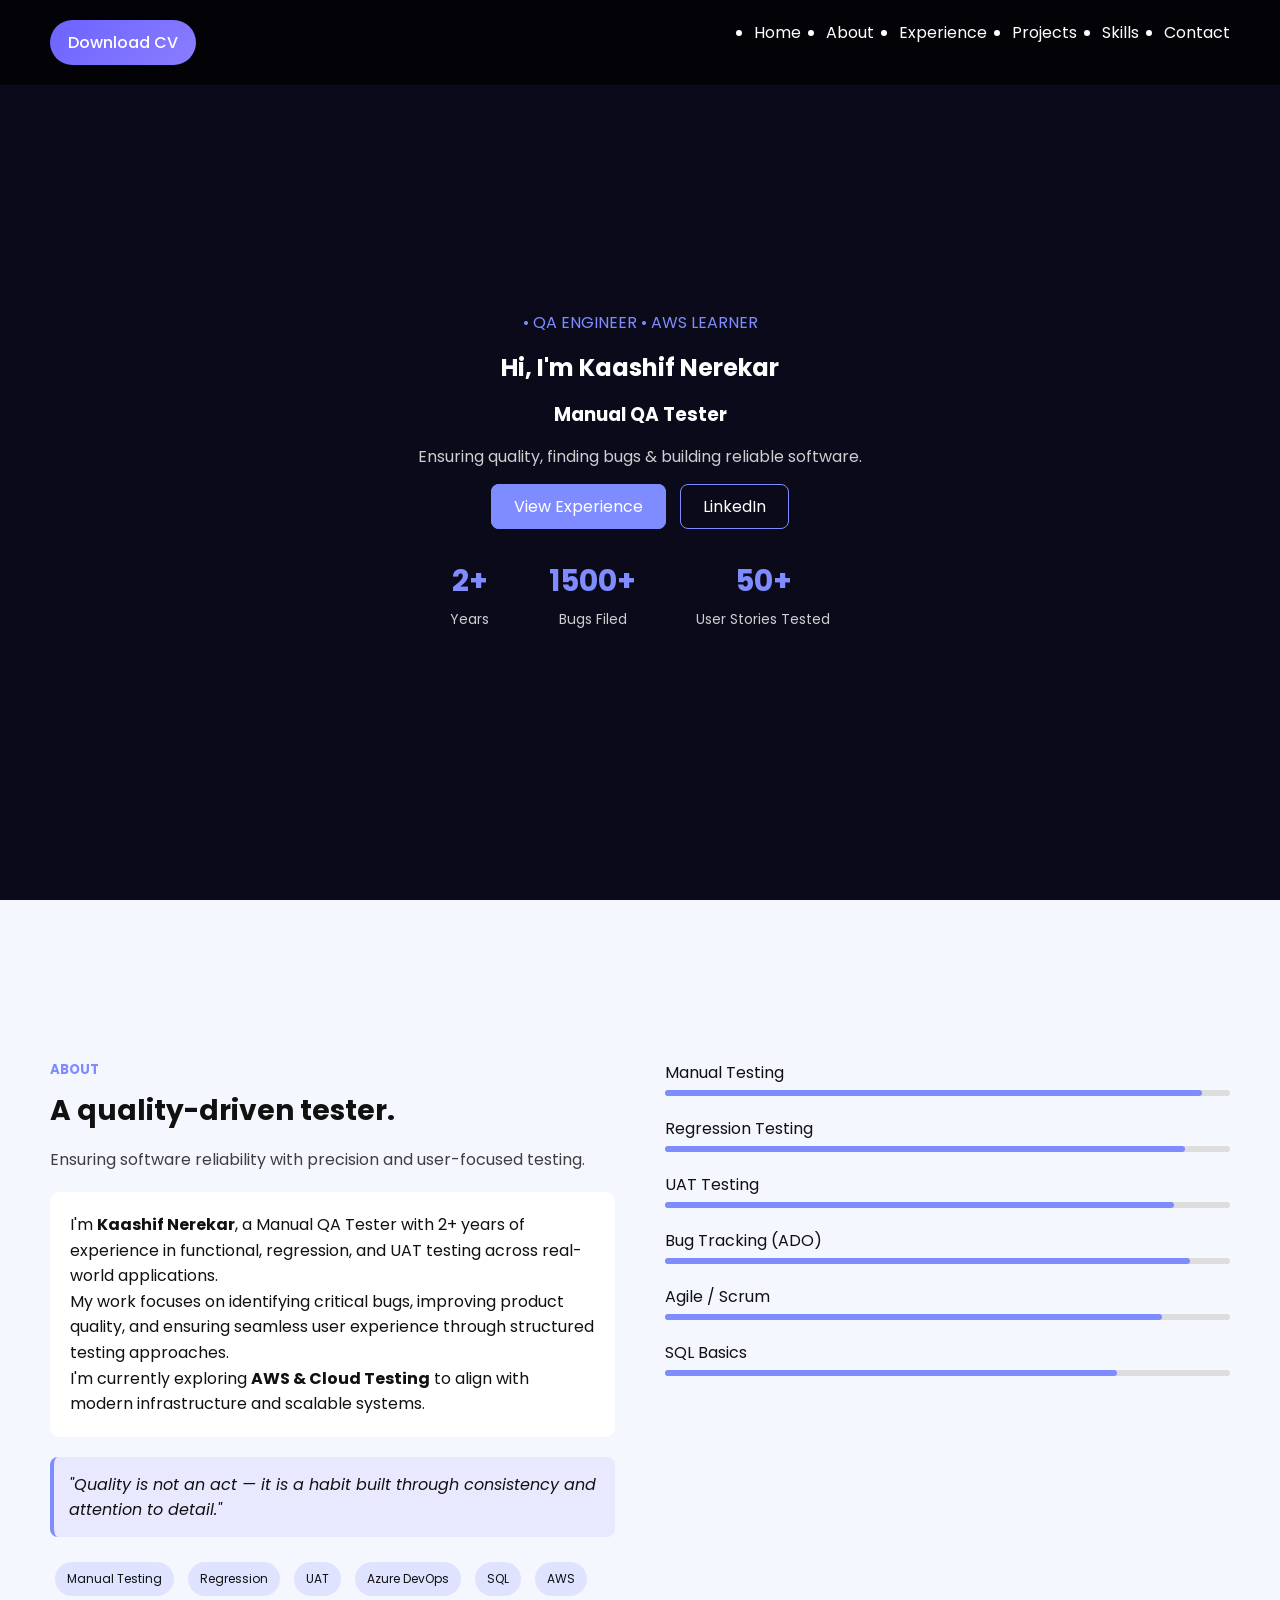
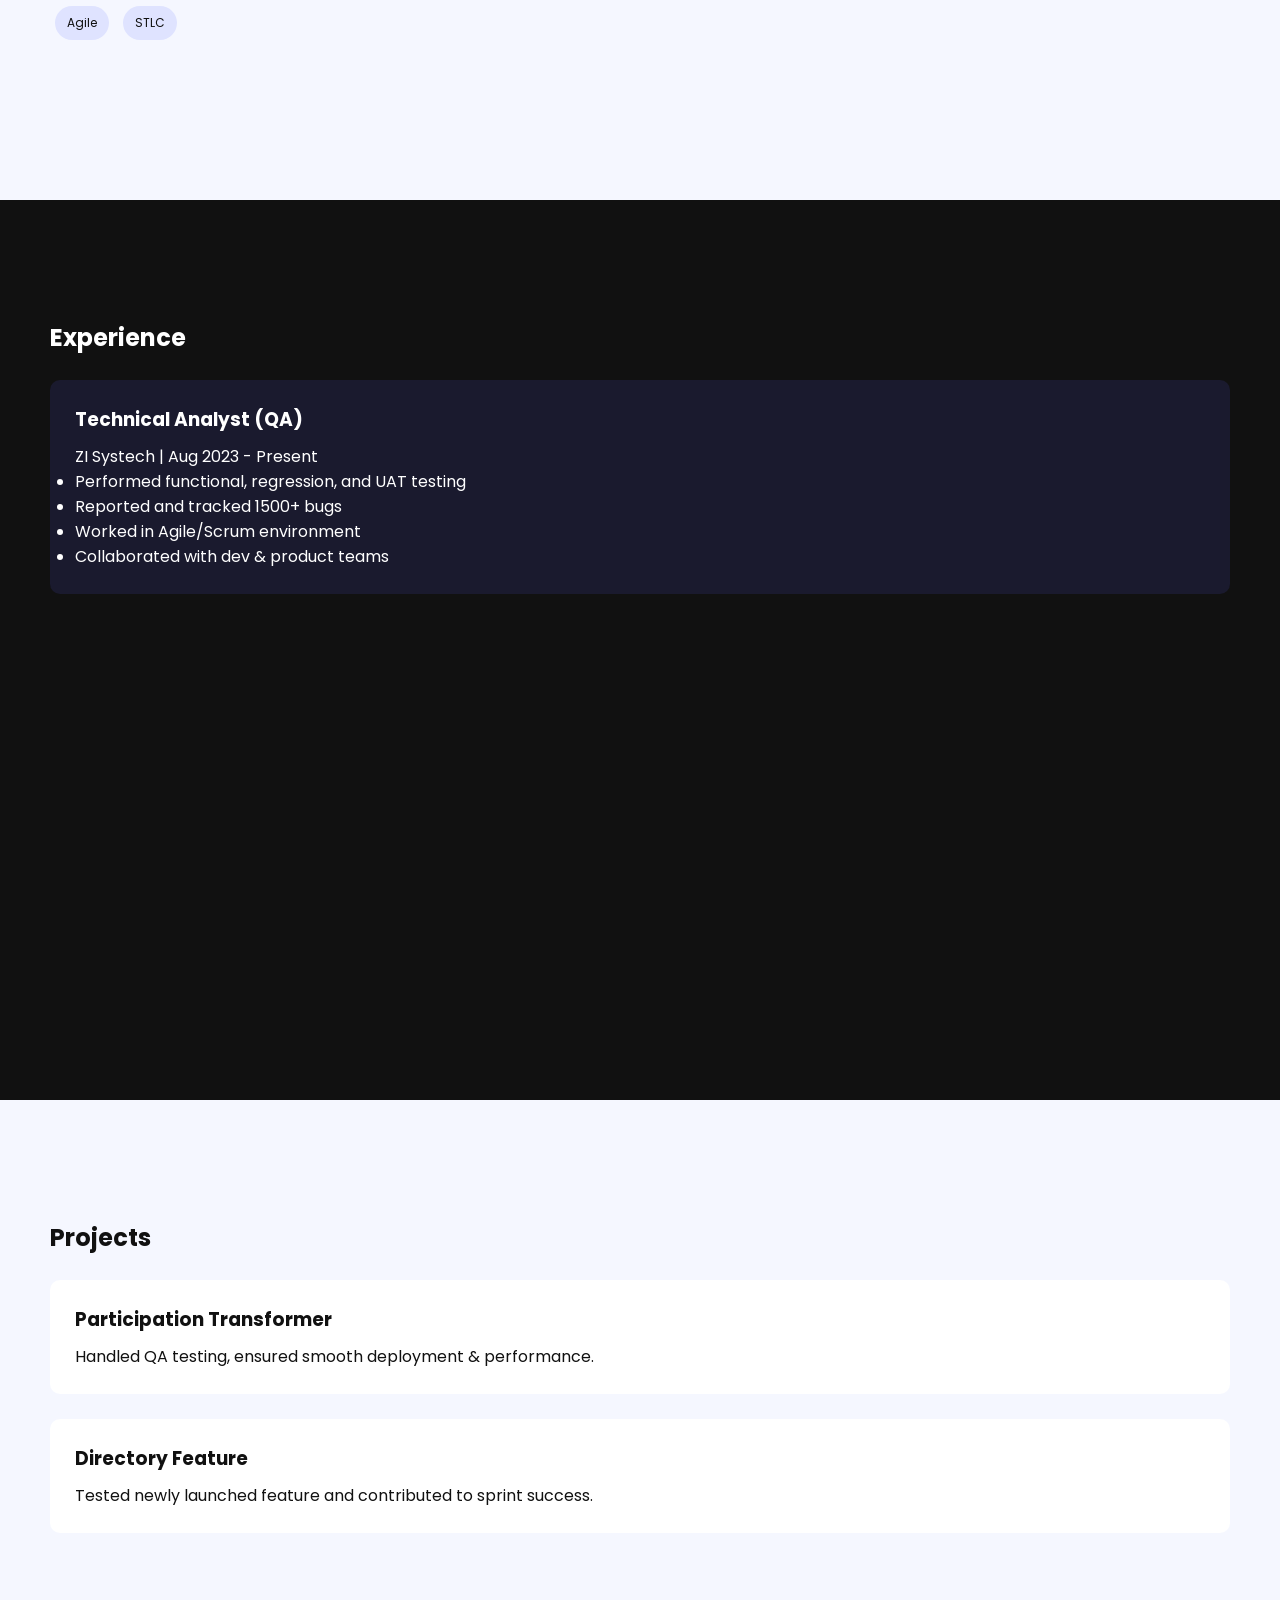
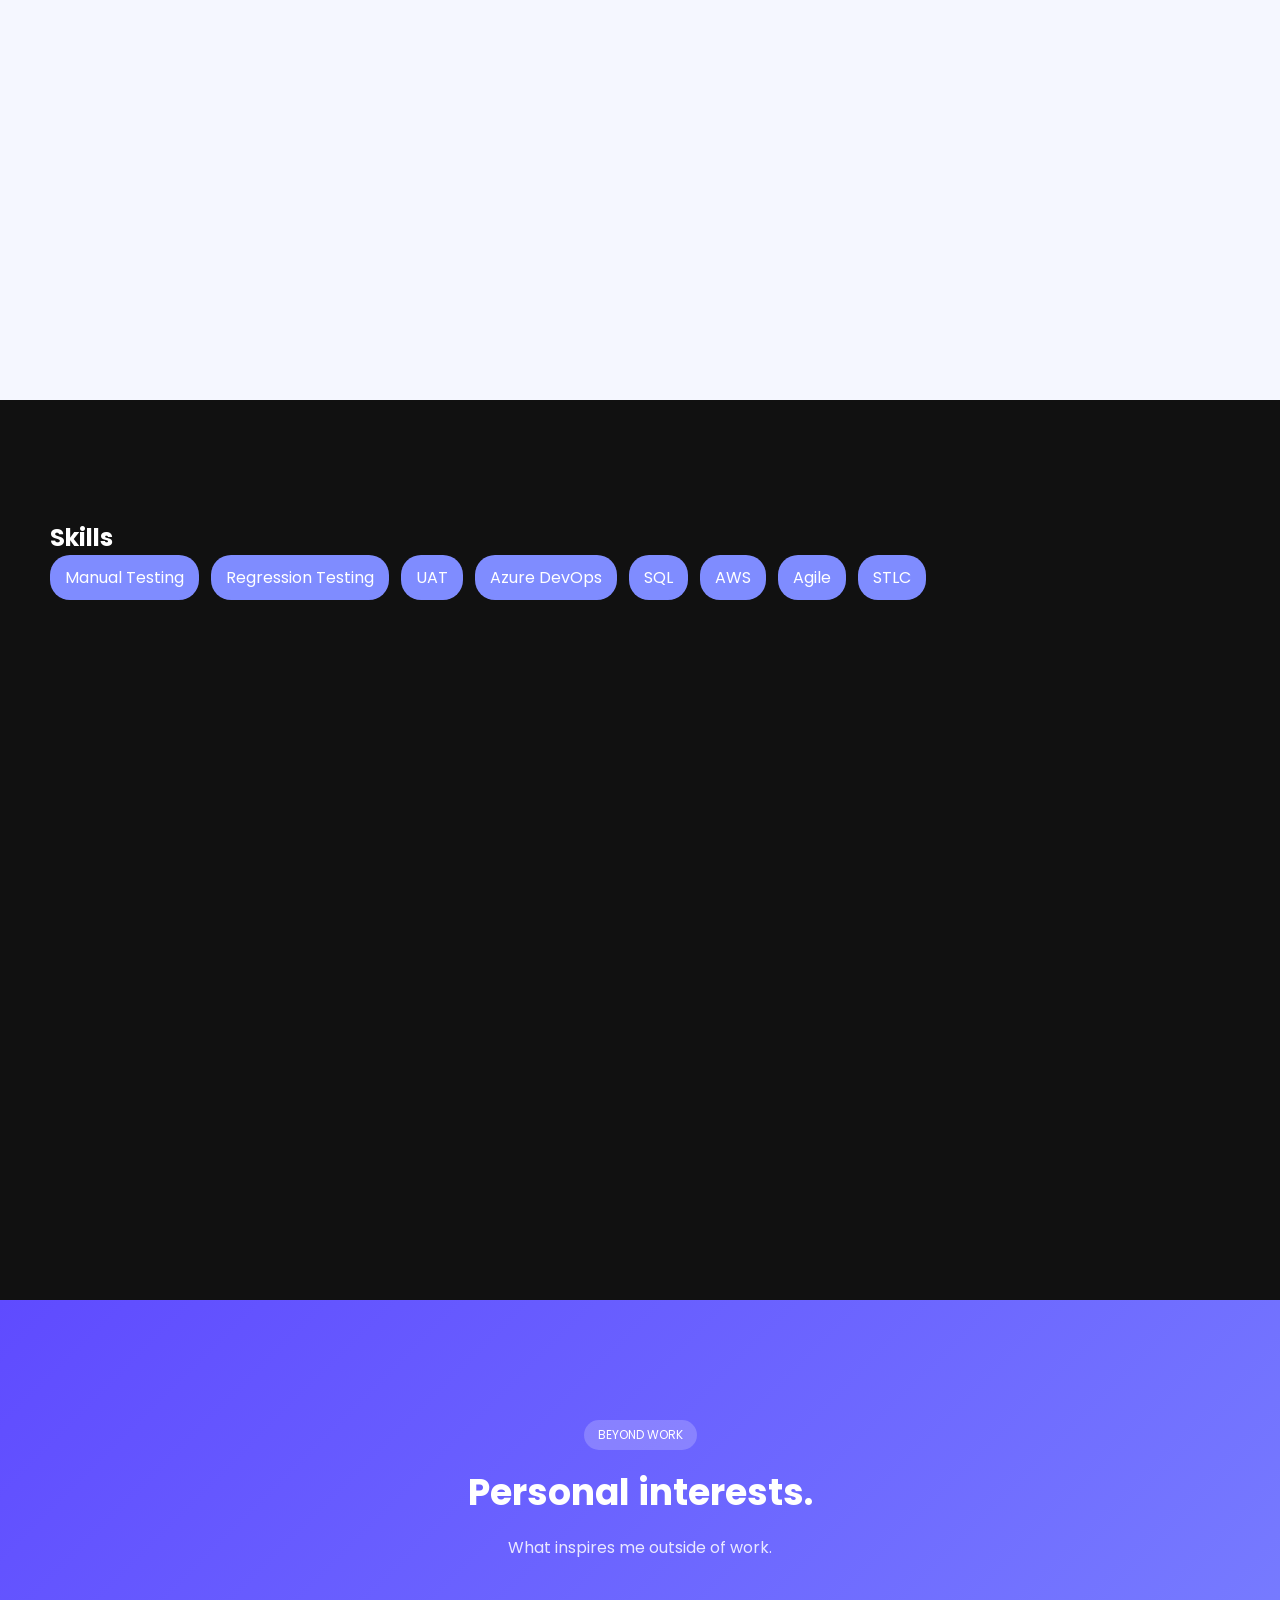
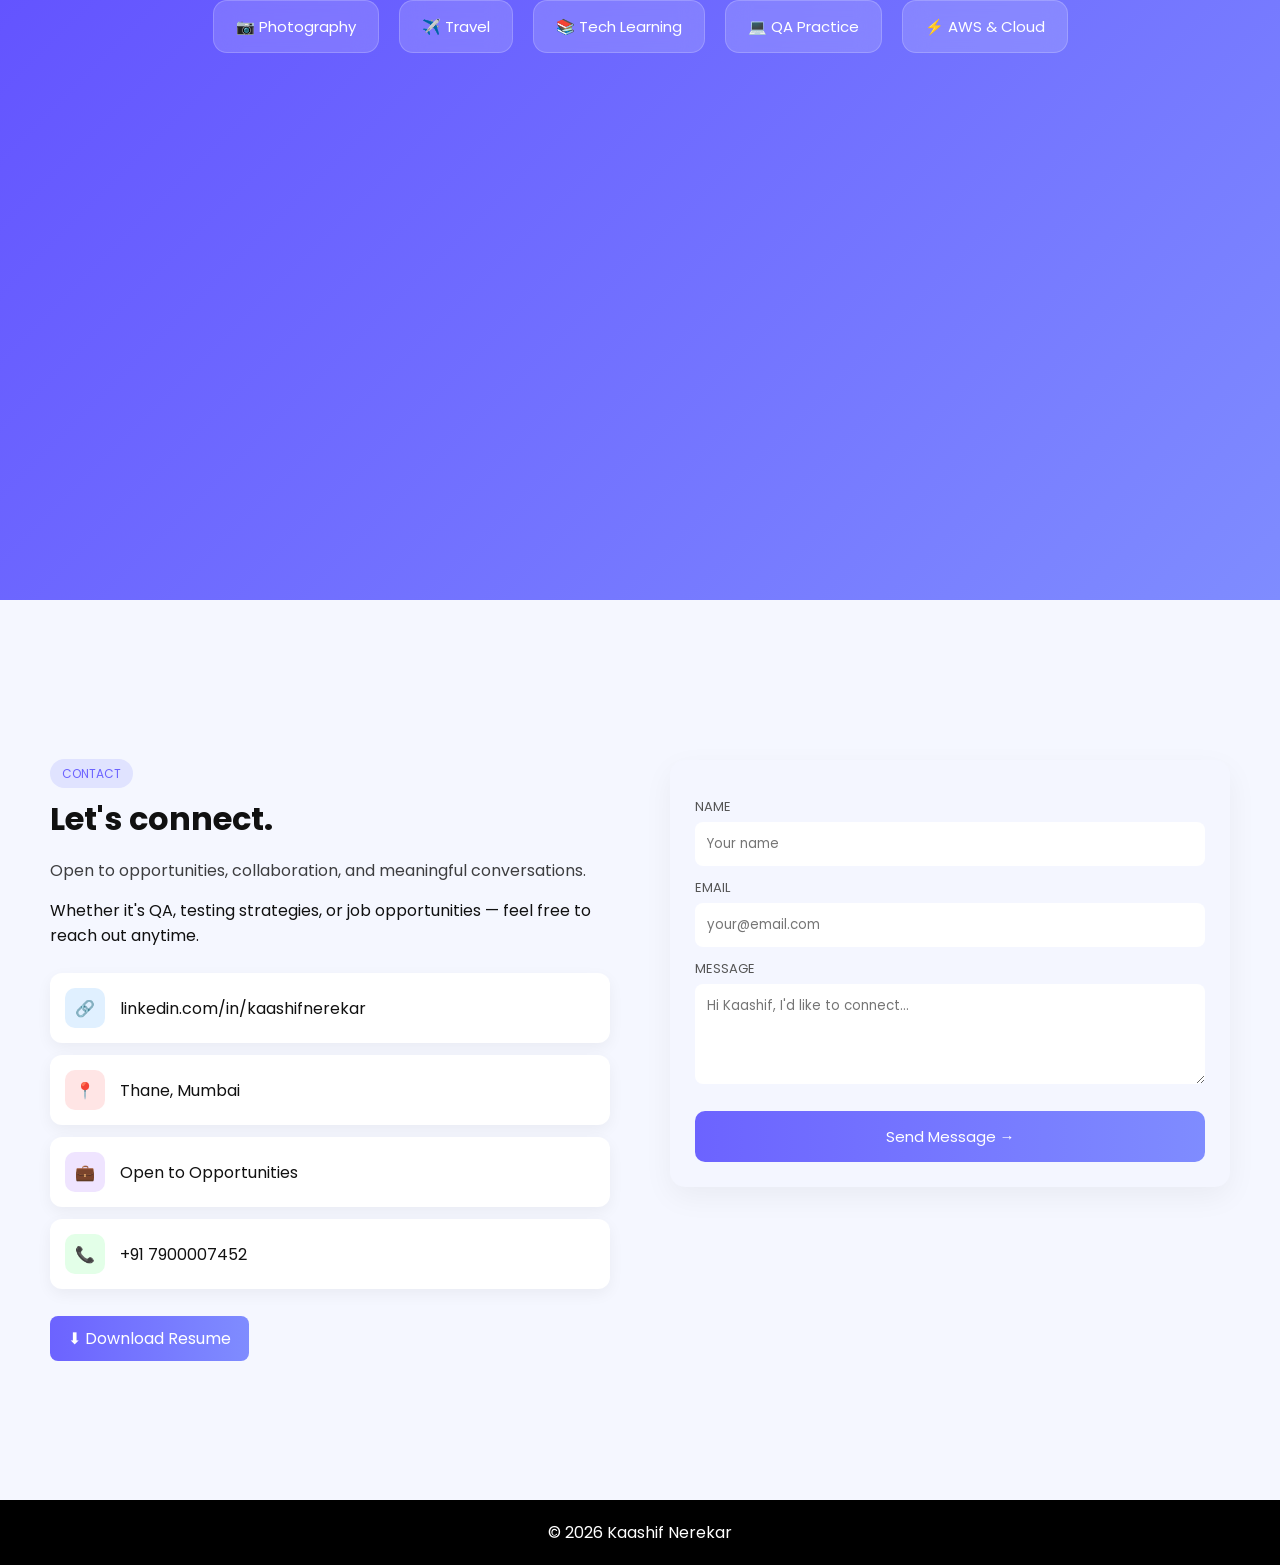
<file: index.html>
<!DOCTYPE html>
<html lang="en">
<head>
  <meta charset="UTF-8">
  <title>Kaashif Nerekar | Portfolio</title>
  <link rel="stylesheet" href="style.css">
  <link href="https://fonts.googleapis.com/css2?family=Poppins:wght@300;400;600&display=swap" rel="stylesheet">
</head>

<body>

<!-- NAVBAR -->
<nav>
  <a href="Kaashif-Nerekar-Resume.pdf" download class="download-btn">
  Download CV
</a>
  <ul>
    <li><a href="#home">Home</a></li>
    <li><a href="#about">About</a></li>
    <li><a href="#experience">Experience</a></li>
    <li><a href="#projects">Projects</a></li>
    <li><a href="#skills">Skills</a></li>
    <li><a href="#contact">Contact</a></li>
  </ul>
</nav>

<!-- HOME (DARK) -->
<section id="home" class="section home">
  <div class="hero-content">
    <p class="tag">• QA ENGINEER • AWS LEARNER</p>

    <h1>Hi, I'm <span>Kaashif Nerekar</span></h1>
    <h3>Manual QA Tester</h3>

    <p class="subtitle">
      Ensuring quality, finding bugs & building reliable software.
    </p>

    <div class="buttons">
      <a href="#experience" class="btn primary">View Experience</a>
      <a href="#" class="btn">LinkedIn</a>
    </div>

    <!-- UPDATED STATS -->
    <div class="stats">
      <div>
        <h2>2+</h2>
        <p>Years</p>
      </div>

      <div>
        <h2>1500+</h2>
        <p>Bugs Filed</p>
      </div>

      <div>
        <h2>50+</h2>
        <p>User Stories Tested</p>
      </div>
    </div>
  </div>
</section>

<!-- ABOUT (LIGHT) -->
<section id="about" class="section light about-section">

  <div class="about-container">

    <!-- LEFT -->
    <div class="about-left">
      <h5>ABOUT</h5>
      <h2>A quality-driven tester.</h2>
      <p class="subtitle">
        Ensuring software reliability with precision and user-focused testing.
      </p>

      <div class="about-box">
        <p>
          I'm <b>Kaashif Nerekar</b>, a Manual QA Tester with 2+ years of experience 
          in functional, regression, and UAT testing across real-world applications.
        </p>

        <p>
          My work focuses on identifying critical bugs, improving product quality, 
          and ensuring seamless user experience through structured testing approaches.
        </p>

        <p>
          I'm currently exploring <b>AWS & Cloud Testing</b> to align with modern 
          infrastructure and scalable systems.
        </p>
      </div>

      <div class="quote">
        "Quality is not an act — it is a habit built through consistency and attention to detail."
      </div>

      <div class="tags">
        <span>Manual Testing</span>
        <span>Regression</span>
        <span>UAT</span>
        <span>Azure DevOps</span>
        <span>SQL</span>
        <span>AWS</span>
        <span>Agile</span>
        <span>STLC</span>
      </div>
    </div>

    <!-- RIGHT (SKILLS BARS) -->
    <div class="about-right">

      <div class="skill">
        <p>Manual Testing</p>
        <div class="bar"><span style="width:95%"></span></div>
      </div>

      <div class="skill">
        <p>Regression Testing</p>
        <div class="bar"><span style="width:92%"></span></div>
      </div>

      <div class="skill">
        <p>UAT Testing</p>
        <div class="bar"><span style="width:90%"></span></div>
      </div>

      <div class="skill">
        <p>Bug Tracking (ADO)</p>
        <div class="bar"><span style="width:93%"></span></div>
      </div>

      <div class="skill">
        <p>Agile / Scrum</p>
        <div class="bar"><span style="width:88%"></span></div>
      </div>

      <div class="skill">
        <p>SQL Basics</p>
        <div class="bar"><span style="width:80%"></span></div>
      </div>

    </div>

  </div>
</section>

<!-- EXPERIENCE (DARK) -->
<section id="experience" class="section dark">
  <h2>Experience</h2>

  <div class="card">
    <h3>Technical Analyst (QA)</h3>
    <p>ZI Systech | Aug 2023 - Present</p>
    <ul>
      <li>Performed functional, regression, and UAT testing</li>
      <li>Reported and tracked 1500+ bugs</li>
      <li>Worked in Agile/Scrum environment</li>
      <li>Collaborated with dev & product teams</li>
    </ul>
  </div>
</section>

<!-- PROJECTS (LIGHT) -->
<section id="projects" class="section light">
  <h2>Projects</h2>

  <div class="card">
    <h3>Participation Transformer</h3>
    <p>Handled QA testing, ensured smooth deployment & performance.</p>
  </div>

  <div class="card">
    <h3>Directory Feature</h3>
    <p>Tested newly launched feature and contributed to sprint success.</p>
  </div>
</section>

<!-- SKILLS (DARK) -->
<section id="skills" class="section dark">
  <h2>Skills</h2>

  <div class="skills">
    <span>Manual Testing</span>
    <span>Regression Testing</span>
    <span>UAT</span>
    <span>Azure DevOps</span>
    <span>SQL</span>
    <span>AWS</span>
    <span>Agile</span>
    <span>STLC</span>
  </div>
</section>
<!-- PERSONAL INTERESTS -->
<section id="interests" class="section interests">

  <div class="interests-container">

    <span class="interest-tag">BEYOND WORK</span>

    <h2>Personal interests.</h2>
    <p class="subtitle">What inspires me outside of work.</p>

    <div class="interest-list">
      <div class="interest">📷 Photography</div>
      <div class="interest">✈️ Travel</div>
      <div class="interest">📚 Tech Learning</div>
      <div class="interest">💻 QA Practice</div>
      <div class="interest">⚡ AWS & Cloud</div>
    </div>

  </div>

</section>
<!-- CONTACT (LIGHT) -->
<section id="contact" class="section light contact-section">

  <div class="contact-container">

    <!-- LEFT -->
    <div class="contact-left">
      <span class="contact-tag">CONTACT</span>

      <h2>Let's connect.</h2>

      <p class="subtitle">
        Open to opportunities, collaboration, and meaningful conversations.
      </p>

      <p class="desc">
        Whether it's QA, testing strategies, or job opportunities —
        feel free to reach out anytime.
      </p>

      <div class="contact-info">

        <div class="info-box">
          <div class="icon">🔗</div>
          <p>linkedin.com/in/kaashifnerekar</p>
        </div>

        <div class="info-box">
          <div class="icon red">📍</div>
          <p>Thane, Mumbai</p>
        </div>

        <div class="info-box">
          <div class="icon purple">💼</div>
          <p>Open to Opportunities</p>
        </div>

        <div class="info-box">
          <div class="icon green">📞</div>
          <p>+91 7900007452</p>
        </div>

      </div>

      <a href="#" class="resume-btn">⬇ Download Resume</a>
    </div>

    <!-- RIGHT -->
    <div class="contact-right">
      <form>

        <label>NAME</label>
        <input type="text" placeholder="Your name">

        <label>EMAIL</label>
        <input type="email" placeholder="your@email.com">

        <label>MESSAGE</label>
        <textarea placeholder="Hi Kaashif, I'd like to connect..."></textarea>

        <button type="submit">Send Message →</button>

      </form>
    </div>

  </div>

</section>

<footer>
  <p>© 2026 Kaashif Nerekar</p>
</footer>

</body>
</html>
</file>
<file: style.css>
* {
  margin: 0;
  padding: 0;
  box-sizing: border-box;
  font-family: 'Poppins', sans-serif;
}

body {
  background: #0a0a1a;
  color: white;
}

/* NAVBAR */
nav {
  display: flex;
  justify-content: space-between;
  padding: 20px 50px;
  position: fixed;
  width: 100%;
  background: rgba(0,0,0,0.7);
  backdrop-filter: blur(10px);
}

nav ul {
  display: flex;
  gap: 25px;
}

nav a {
  color: white;
  text-decoration: none;
  transition: 0.3s;
}

nav a:hover {
  color: #7f8cff;
}

/* SECTIONS */
.section {
  padding: 120px 50px;
  min-height: 100vh;
}

/* DARK */
.dark {
  background: #111;
}

/* LIGHT */
.light {
  background: #f5f7ff;
  color: #111;
}

.light h2,
.light p,
.light li {
  color: #111;
}

/* HERO */
.home {
  display: flex;
  align-items: center;
  justify-content: center;
  text-align: center;
}

.hero-content {
  max-width: 700px;
  margin-top: 40px;
}

/* TEXT SPACING */
h1 {
  margin: 15px 0;
}

h3 {
  margin-bottom: 10px;
}

.subtitle {
  margin-top: 15px;
  margin-bottom: 10px;
  opacity: 0.8;
}

/* TAG */
.tag {
  color: #7f8cff;
  margin-bottom: 10px;
}

/* BUTTONS */
.buttons {
  margin-top: 25px;
}

.btn {
  padding: 10px 22px;
  border: 1px solid #7f8cff;
  margin: 5px;
  text-decoration: none;
  color: white;
  border-radius: 8px;
  transition: 0.3s;
}

.btn:hover {
  background: #7f8cff;
}

.primary {
  background: #7f8cff;
}

/* STATS */
.stats {
  display: flex;
  justify-content: center;
  gap: 60px;
  margin-top: 40px;
}

.stats div {
  text-align: center;
}

.stats h2 {
  font-size: 30px;
  margin-bottom: 5px;
  color: #7f8cff;
}

.stats p {
  font-size: 14px;
  opacity: 0.8;
}

/* CARD */
.card {
  margin-top: 25px;
  background: #1a1a2e;
  padding: 25px;
  border-radius: 10px;
  transition: 0.3s;
}

.card:hover {
  transform: translateY(-5px);
}

/* LIGHT CARD FIX */
.light .card {
  background: white;
  color: #111;
}

/* SKILLS */
.skills {
  display: flex;
  flex-wrap: wrap;
  gap: 12px;
}

.skills span {
  background: #7f8cff;
  padding: 10px 15px;
  border-radius: 20px;
}

/* FOOTER */
footer {
  text-align: center;
  padding: 20px;
  background: black;
}

/* RESPONSIVE */
@media(max-width: 768px){
  .stats {
    flex-direction: column;
    gap: 20px;
  }
}
/* ABOUT SECTION */
.about-container {
  display: flex;
  gap: 50px;
  margin-top: 40px;
}

.about-left {
  width: 50%;
}

.about-right {
  width: 50%;
}

/* TITLE */
.about-left h5 {
  color: #7f8cff;
  margin-bottom: 10px;
}

.about-left h2 {
  font-size: 28px;
  margin-bottom: 10px;
}

/* BOX */
.about-box {
  background: white;
  padding: 20px;
  border-radius: 10px;
  margin: 20px 0;
  line-height: 1.6;
}

/* QUOTE */
.quote {
  background: #e8e9ff;
  padding: 15px;
  border-left: 4px solid #7f8cff;
  border-radius: 8px;
  margin-top: 15px;
  font-style: italic;
}

/* TAGS */
.tags {
  margin-top: 20px;
}

.tags span {
  display: inline-block;
  background: #dfe3ff;
  padding: 8px 12px;
  margin: 5px;
  border-radius: 20px;
  font-size: 12px;
}

/* SKILL BARS */
.skill {
  margin-bottom: 20px;
}

.skill p {
  margin-bottom: 5px;
}

.bar {
  width: 100%;
  height: 6px;
  background: #ddd;
  border-radius: 10px;
}

.bar span {
  display: block;
  height: 100%;
  background: #7f8cff;
  border-radius: 10px;
}

/* RESPONSIVE */
@media(max-width: 768px){
  .about-container {
    flex-direction: column;
  }

  .about-left,
  .about-right {
    width: 100%;
  }
}
/* CONTACT SECTION */
.contact-container {
  display: flex;
  gap: 60px;
  margin-top: 40px;
}

.contact-left {
  width: 50%;
}

.contact-right {
  width: 50%;
}

/* TAG */
.contact-tag {
  background: #e0e3ff;
  color: #6c63ff;
  padding: 6px 12px;
  border-radius: 20px;
  font-size: 12px;
}

/* TEXT */
.contact-left h2 {
  font-size: 32px;
  margin: 10px 0;
}

.desc {
  margin-top: 15px;
  color: #555;
}

/* INFO BOXES */
.contact-info {
  margin-top: 25px;
}

.info-box {
  display: flex;
  align-items: center;
  gap: 15px;
  background: white;
  padding: 15px;
  border-radius: 12px;
  margin-bottom: 12px;
  box-shadow: 0 5px 15px rgba(0,0,0,0.05);
}

/* ICON */
.icon {
  width: 40px;
  height: 40px;
  background: #e0f0ff;
  display: flex;
  align-items: center;
  justify-content: center;
  border-radius: 10px;
}

.icon.red { background: #ffe5e5; }
.icon.purple { background: #efe4ff; }
.icon.green { background: #e3ffe8; }

/* BUTTON */
.resume-btn {
  display: inline-block;
  margin-top: 15px;
  padding: 10px 18px;
  background: linear-gradient(to right, #6c63ff, #7f8cff);
  color: white;
  border-radius: 8px;
  text-decoration: none;
}

/* FORM */
form {
  background: #f4f6ff;
  padding: 25px;
  border-radius: 15px;
  box-shadow: 0 10px 30px rgba(0,0,0,0.05);
}

form label {
  display: block;
  margin-top: 12px;
  font-size: 13px;
  color: #555;
}

form input,
form textarea {
  width: 100%;
  padding: 12px;
  margin-top: 5px;
  border-radius: 8px;
  border: none;
  background: white;
}

form textarea {
  height: 100px;
}

/* BUTTON */
form button {
  margin-top: 20px;
  width: 100%;
  padding: 14px;
  background: linear-gradient(to right, #6c63ff, #7f8cff);
  border: none;
  color: white;
  border-radius: 10px;
  font-size: 15px;
  cursor: pointer;
  transition: 0.3s;
}

form button:hover {
  transform: scale(1.03);
}

/* RESPONSIVE */
@media(max-width: 768px){
  .contact-container {
    flex-direction: column;
  }

  .contact-left,
  .contact-right {
    width: 100%;
  }
}
/* INTERESTS SECTION */
/* INTEREST SECTION FULL FIX */
.interests {
  background: linear-gradient(135deg, #5f4bff, #7f8cff);
  color: white;
  padding: 120px 20px;
  text-align: center;
}

.interests-container {
  max-width: 1000px;
  margin: auto;
}

/* TAG */
.interest-tag {
  display: inline-block;
  background: rgba(255,255,255,0.2);
  padding: 6px 14px;
  border-radius: 20px;
  font-size: 12px;
  margin-bottom: 15px;
}

/* TITLE */
.interests h2 {
  font-size: 36px;
  margin-bottom: 10px;
}

.interests .subtitle {
  opacity: 0.85;
}

/* LIST FIX */
.interest-list {
  margin-top: 40px;
  display: flex;
  justify-content: center;
  gap: 20px;
  flex-wrap: wrap;
}

/* CARD FIX */
.interest {
  background: rgba(255,255,255,0.15);
  padding: 14px 22px;
  border-radius: 14px;
  backdrop-filter: blur(12px);
  font-size: 15px;
  transition: 0.3s;
  border: 1px solid rgba(255,255,255,0.2);
}

/* HOVER */
.interest:hover {
  background: rgba(255,255,255,0.25);
  transform: translateY(-5px);
}
.download-btn {
  background: linear-gradient(135deg, #6c63ff, #8a7dff);
  color: white;
  padding: 10px 18px;
  border-radius: 25px;
  text-decoration: none;
  font-weight: 500;
  transition: 0.3s ease;
}

.download-btn:hover {
  opacity: 0.8;
}
</file>
